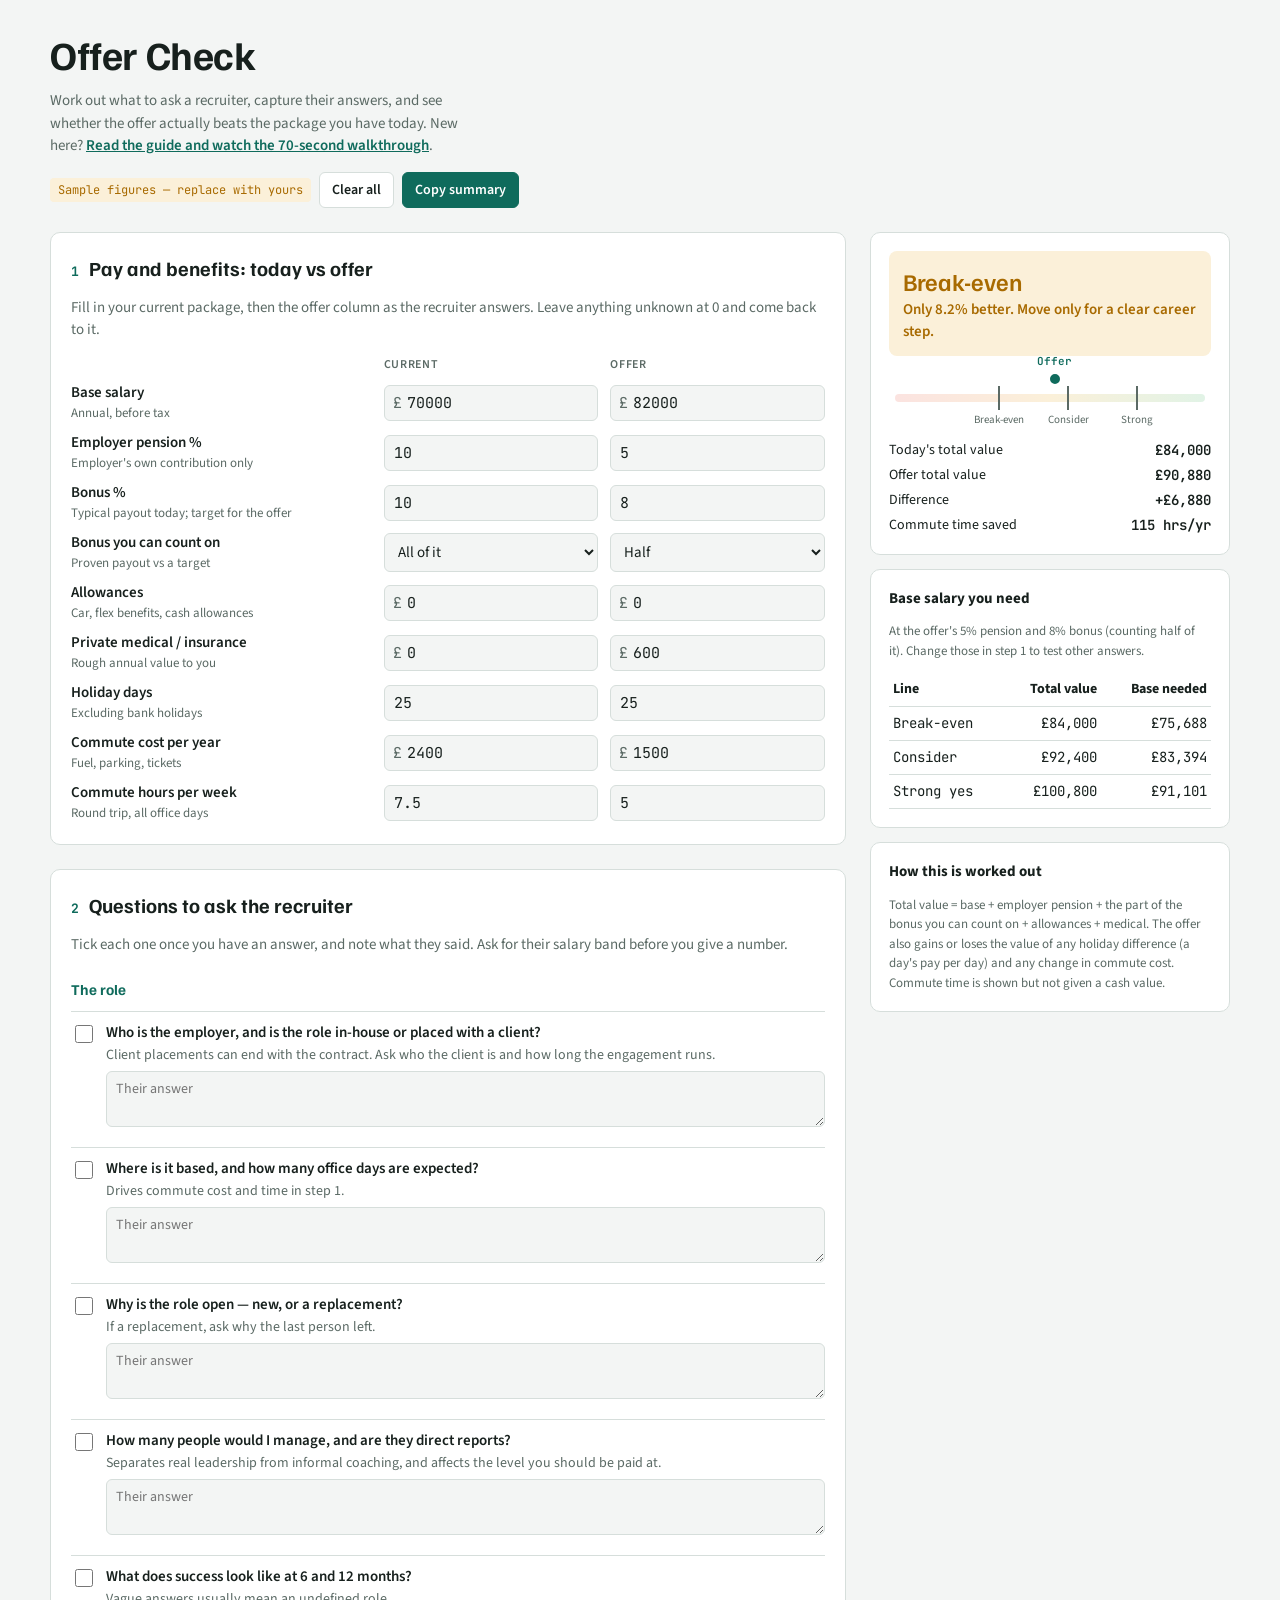
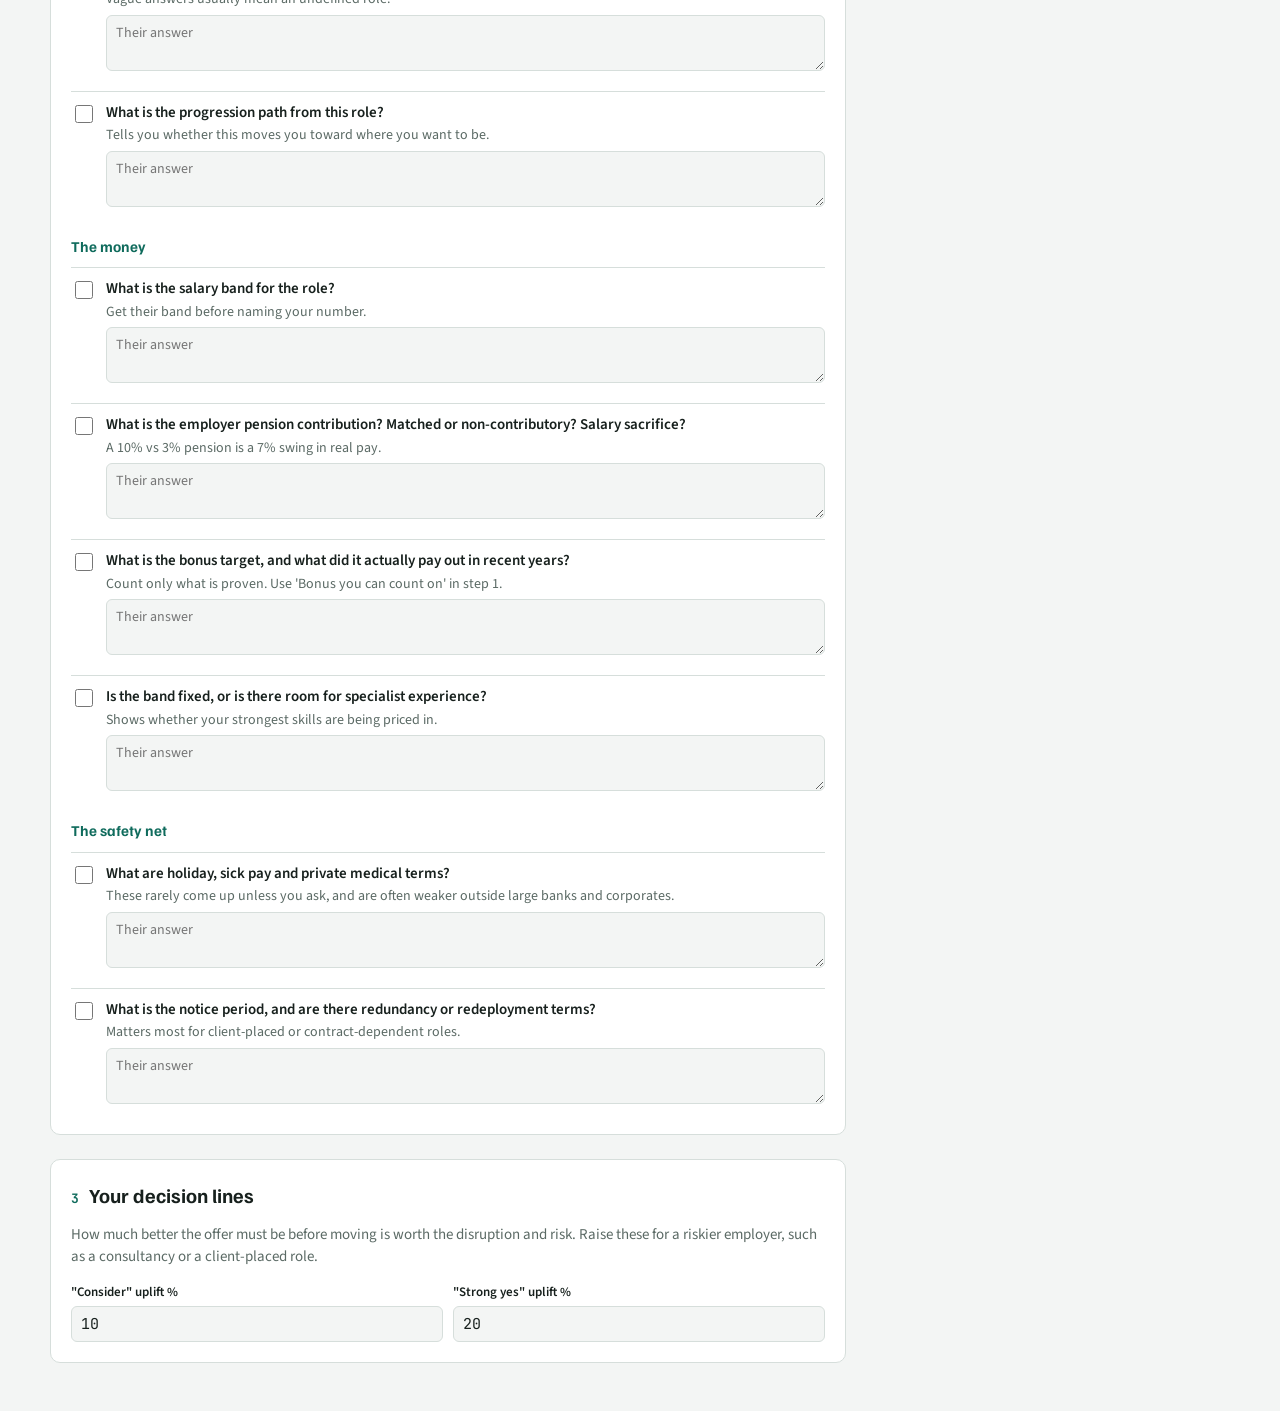
<file: index.html>
<!doctype html>
<html lang="en-GB">
<head>
<meta charset="utf-8">
<meta name="viewport" content="width=device-width, initial-scale=1, viewport-fit=cover">
<style>[hidden]{display:none!important}body{margin:0}img{max-width:100%}</style>
<title>Offer Check</title>
<meta name="claude:viewport-fit-sides" content="cover">
<link rel="preconnect" href="https://fonts.googleapis.com">
<link rel="stylesheet" href="https://fonts.googleapis.com/css2?family=Familjen+Grotesk:wght@500;700&family=Source+Sans+3:wght@400;600&family=JetBrains+Mono:wght@400;600&display=swap">
<style>
/* Layout: a working ledger. Inputs on the left (current vs offer side by side), a sticky verdict panel on the right; stacks on phones. */
:root{
  --bg:#f3f5f4; --surface:#ffffff; --ink:#17201d; --muted:#5b6a65; --line:#d6dedb;
  --accent:#0f6b5c; --accent-soft:#dcefea;
  --good:#1d7a3e; --warn:#a86a00; --bad:#b3261e; --good-bg:#e1f3e6; --warn-bg:#fbf0d9; --bad-bg:#fbe3e0;
  --display:"Familjen Grotesk", "Helvetica Neue", Arial, sans-serif;
  --body:"Source Sans 3", "Segoe UI", system-ui, sans-serif;
  --mono:"JetBrains Mono", ui-monospace, Menlo, monospace;
}
@media (prefers-color-scheme: dark){:root:not([data-theme="light"]){
  --bg:#101614; --surface:#18201e; --ink:#e6eeeb; --muted:#9aaba5; --line:#2c3835;
  --accent:#4fc2ab; --accent-soft:#183a33;
  --good:#6fd18f; --warn:#e8b252; --bad:#f08a80; --good-bg:#16301f; --warn-bg:#352a12; --bad-bg:#3a1a17; color-scheme:dark}}
:root[data-theme="dark"]{
  --bg:#101614; --surface:#18201e; --ink:#e6eeeb; --muted:#9aaba5; --line:#2c3835;
  --accent:#4fc2ab; --accent-soft:#183a33;
  --good:#6fd18f; --warn:#e8b252; --bad:#f08a80; --good-bg:#16301f; --warn-bg:#352a12; --bad-bg:#3a1a17; color-scheme:dark}
*{box-sizing:border-box}
body{background:var(--bg);color:var(--ink);font-family:var(--body);font-size:15px;line-height:1.5;
  padding-left:max(16px,env(safe-area-inset-left,0px));padding-right:max(16px,env(safe-area-inset-right,0px));padding-block:24px 48px}
.wrap{max-width:1180px;margin:0 auto;display:grid;gap:24px}
header h1{font-family:var(--display);font-weight:700;font-size:clamp(28px,4vw,40px);margin:0;letter-spacing:-.01em;text-wrap:balance}
header p{margin:6px 0 0;color:var(--muted);max-width:62ch}
.guide-link{color:var(--accent);font-weight:600}
.bar{display:flex;flex-wrap:wrap;gap:8px;align-items:center;margin-top:14px}
.tag{font-family:var(--mono);font-size:12px;background:var(--warn-bg);color:var(--warn);padding:3px 8px;border-radius:4px}
button{font:600 14px var(--body);border:1px solid var(--line);background:var(--surface);color:var(--ink);padding:7px 12px;border-radius:6px;cursor:pointer}
button.primary{background:var(--accent);border-color:var(--accent);color:var(--surface)}
button:focus-visible,input:focus-visible,select:focus-visible,textarea:focus-visible{outline:2px solid var(--accent);outline-offset:2px}
.grid{display:grid;grid-template-columns:minmax(0,1fr) 360px;gap:24px;align-items:start}
@media (max-width:900px){.grid{grid-template-columns:minmax(0,1fr)}}
section.step{background:var(--surface);border:1px solid var(--line);border-radius:10px;padding:20px;display:grid;gap:14px;min-width:0}
.step h2{font-family:var(--display);font-size:20px;margin:0;display:flex;gap:10px;align-items:baseline}
.step h2 .n{font-family:var(--mono);font-size:13px;color:var(--accent)}
.step > p{margin:0;color:var(--muted)}
.cols{display:grid;grid-template-columns:minmax(0,1.4fr) minmax(0,1fr) minmax(0,1fr);gap:8px 12px;align-items:center}
.cols .h{font-size:12px;text-transform:uppercase;letter-spacing:.06em;color:var(--muted);font-weight:600}
.cols label{font-weight:600}
.cols label small{display:block;font-weight:400;color:var(--muted);font-size:13px}
input,select,textarea{font:15px var(--body);color:var(--ink);background:var(--bg);border:1px solid var(--line);border-radius:6px;padding:7px 9px;width:100%;min-width:0}
input[type=number]{font-family:var(--mono);font-variant-numeric:tabular-nums}
.money{position:relative}.money span{position:absolute;left:9px;top:50%;transform:translateY(-50%);color:var(--muted);font-family:var(--mono)}.money input{padding-left:22px}
@media (max-width:560px){.cols{grid-template-columns:minmax(0,1fr) minmax(0,1fr)}.cols label{grid-column:1/-1;margin-top:6px}.cols .h.first{display:none}}
.qs{display:grid;gap:10px}
.q{display:grid;grid-template-columns:auto minmax(0,1fr);gap:4px 10px;padding:10px 0;border-top:1px solid var(--line)}
.q:first-child{border-top:0}
.q input[type=checkbox]{width:18px;height:18px;margin-top:3px;accent-color:var(--accent)}
.q .t{font-weight:600}
.q .why{color:var(--muted);font-size:14px}
.q textarea{grid-column:2;min-height:38px;resize:vertical;font-size:14px}
.group{font-family:var(--display);font-size:15px;margin:8px 0 0;color:var(--accent)}
aside{position:sticky;top:calc(env(safe-area-inset-top,0px) + 16px);display:grid;gap:14px;min-width:0}
.panel{background:var(--surface);border:1px solid var(--line);border-radius:10px;padding:18px;display:grid;gap:12px}
.verdict{border-radius:8px;padding:12px 14px;font-weight:600}
.verdict .big{font-family:var(--display);font-size:24px;display:block}
.v-bad{background:var(--bad-bg);color:var(--bad)}.v-warn{background:var(--warn-bg);color:var(--warn)}.v-good{background:var(--good-bg);color:var(--good)}
.kv{display:grid;grid-template-columns:1fr auto;gap:4px 12px;font-size:14px}
.kv b{font-family:var(--mono);font-variant-numeric:tabular-nums;font-weight:600;text-align:right}
.scale{position:relative;height:56px;margin:4px 6px 0}
.track{position:absolute;left:0;right:0;top:22px;height:8px;border-radius:4px;background:linear-gradient(90deg,var(--bad-bg),var(--warn-bg),var(--good-bg))}
.mk{position:absolute;top:14px;width:2px;height:24px;background:var(--muted)}
.mk span{position:absolute;top:26px;left:50%;transform:translateX(-50%);font-size:11px;color:var(--muted);white-space:nowrap}
.you{position:absolute;top:0;width:14px;height:14px;margin-left:-7px;border-radius:50%;background:var(--accent);border:2px solid var(--surface)}
.you span{position:absolute;bottom:16px;left:50%;transform:translateX(-50%);font:600 11px var(--mono);color:var(--accent);white-space:nowrap}
table{width:100%;border-collapse:collapse;font-size:14px}
th,td{padding:6px 4px;border-bottom:1px solid var(--line);text-align:right;font-variant-numeric:tabular-nums}
th:first-child,td:first-child{text-align:left}
td{font-family:var(--mono)}
.note{font-size:13px;color:var(--muted);margin:0}
.toast{font-size:13px;color:var(--good);min-height:1em}
.settings{display:grid;grid-template-columns:repeat(auto-fit,minmax(150px,1fr));gap:10px}
.settings label{font-size:13px;font-weight:600;display:grid;gap:4px}
</style>

</head>
<body>
<div class="wrap">
<header>
  <h1>Offer Check</h1>
  <p>Work out what to ask a recruiter, capture their answers, and see whether the offer actually beats the package you have today. New here? <a class="guide-link" href="guide.html">Read the guide and watch the 70-second walkthrough</a>.</p>
  <div class="bar">
    <span class="tag" id="sampleTag">Sample figures — replace with yours</span>
    <button id="clearBtn">Clear all</button>
    <button id="copyBtn" class="primary">Copy summary</button>
    <span class="toast" id="toast" role="status"></span>
  </div>
</header>

<div class="grid">
<main style="display:grid;gap:24px;min-width:0">

<section class="step" aria-labelledby="s1">
  <h2 id="s1"><span class="n">1</span>Pay and benefits: today vs offer</h2>
  <p>Fill in your current package, then the offer column as the recruiter answers. Leave anything unknown at 0 and come back to it.</p>
  <div class="cols">
    <span class="h first"></span><span class="h">Current</span><span class="h">Offer</span>

    <label for="cBase">Base salary<small>Annual, before tax</small></label>
    <div class="money"><span>£</span><input type="number" id="cBase" min="0" step="500"></div>
    <div class="money"><span>£</span><input type="number" id="oBase" min="0" step="500"></div>

    <label for="cPen">Employer pension %<small>Employer's own contribution only</small></label>
    <input type="number" id="cPen" min="0" step="0.5"><input type="number" id="oPen" min="0" step="0.5">

    <label for="cBon">Bonus %<small>Typical payout today; target for the offer</small></label>
    <input type="number" id="cBon" min="0" step="0.5"><input type="number" id="oBon" min="0" step="0.5">

    <label for="cRel">Bonus you can count on<small>Proven payout vs a target</small></label>
    <select id="cRel"><option value="1">All of it</option><option value="0.5">Half</option><option value="0">None</option></select>
    <select id="oRel"><option value="1">All of it</option><option value="0.5">Half</option><option value="0">None</option></select>

    <label for="cAllow">Allowances<small>Car, flex benefits, cash allowances</small></label>
    <div class="money"><span>£</span><input type="number" id="cAllow" min="0" step="100"></div>
    <div class="money"><span>£</span><input type="number" id="oAllow" min="0" step="100"></div>

    <label for="cMed">Private medical / insurance<small>Rough annual value to you</small></label>
    <div class="money"><span>£</span><input type="number" id="cMed" min="0" step="100"></div>
    <div class="money"><span>£</span><input type="number" id="oMed" min="0" step="100"></div>

    <label for="cHol">Holiday days<small>Excluding bank holidays</small></label>
    <input type="number" id="cHol" min="0" step="1"><input type="number" id="oHol" min="0" step="1">

    <label for="cCom">Commute cost per year<small>Fuel, parking, tickets</small></label>
    <div class="money"><span>£</span><input type="number" id="cCom" min="0" step="100"></div>
    <div class="money"><span>£</span><input type="number" id="oCom" min="0" step="100"></div>

    <label for="cHrs">Commute hours per week<small>Round trip, all office days</small></label>
    <input type="number" id="cHrs" min="0" step="0.5"><input type="number" id="oHrs" min="0" step="0.5">
  </div>
</section>

<section class="step" aria-labelledby="s2">
  <h2 id="s2"><span class="n">2</span>Questions to ask the recruiter</h2>
  <p>Tick each one once you have an answer, and note what they said. Ask for their salary band before you give a number.</p>
  <div class="qs" id="qs"></div>
</section>

<section class="step" aria-labelledby="s3">
  <h2 id="s3"><span class="n">3</span>Your decision lines</h2>
  <p>How much better the offer must be before moving is worth the disruption and risk. Raise these for a riskier employer, such as a consultancy or a client-placed role.</p>
  <div class="settings">
    <label for="tCon">"Consider" uplift %<input type="number" id="tCon" min="0" step="1"></label>
    <label for="tStr">"Strong yes" uplift %<input type="number" id="tStr" min="0" step="1"></label>
  </div>
</section>
</main>

<aside aria-label="Result">
  <div class="panel">
    <div class="verdict" id="verdict"></div>
    <div class="scale" id="scale" aria-hidden="true"></div>
    <div class="kv" id="totals"></div>
  </div>
  <div class="panel">
    <strong>Base salary you need</strong>
    <p class="note" id="needNote"></p>
    <table id="need"><thead><tr><th>Line</th><th>Total value</th><th>Base needed</th></tr></thead><tbody></tbody></table>
  </div>
  <div class="panel">
    <strong>How this is worked out</strong>
    <p class="note">Total value = base + employer pension + the part of the bonus you can count on + allowances + medical. The offer also gains or loses the value of any holiday difference (a day's pay per day) and any change in commute cost. Commute time is shown but not given a cash value.</p>
  </div>
</aside>
</div>
</div>

<script>
const QUESTIONS=[
 ["The role",[
  ["Who is the employer, and is the role in-house or placed with a client?","Client placements can end with the contract. Ask who the client is and how long the engagement runs."],
  ["Where is it based, and how many office days are expected?","Drives commute cost and time in step 1."],
  ["Why is the role open — new, or a replacement?","If a replacement, ask why the last person left."],
  ["How many people would I manage, and are they direct reports?","Separates real leadership from informal coaching, and affects the level you should be paid at."],
  ["What does success look like at 6 and 12 months?","Vague answers usually mean an undefined role."],
  ["What is the progression path from this role?","Tells you whether this moves you toward where you want to be."]]],
 ["The money",[
  ["What is the salary band for the role?","Get their band before naming your number."],
  ["What is the employer pension contribution? Matched or non-contributory? Salary sacrifice?","A 10% vs 3% pension is a 7% swing in real pay."],
  ["What is the bonus target, and what did it actually pay out in recent years?","Count only what is proven. Use 'Bonus you can count on' in step 1."],
  ["Is the band fixed, or is there room for specialist experience?","Shows whether your strongest skills are being priced in."]]],
 ["The safety net",[
  ["What are holiday, sick pay and private medical terms?","These rarely come up unless you ask, and are often weaker outside large banks and corporates."],
  ["What is the notice period, and are there redundancy or redeployment terms?","Matters most for client-placed or contract-dependent roles."]]]
];
const SAMPLE={cBase:70000,oBase:82000,cPen:10,oPen:5,cBon:10,oBon:8,cRel:"1",oRel:"0.5",cAllow:0,oAllow:0,cMed:0,oMed:600,cHol:25,oHol:25,cCom:2400,oCom:1500,cHrs:7.5,oHrs:5,tCon:10,tStr:20,qa:{},qn:{}};
const ids=["cBase","oBase","cPen","oPen","cBon","oBon","cRel","oRel","cAllow","oAllow","cMed","oMed","cHol","oHol","cCom","oCom","cHrs","oHrs","tCon","tStr"];
const KEY="offer-check-v1";
let st;
try{st=JSON.parse(localStorage.getItem(KEY))}catch(e){}
if(!st)st=structuredClone(SAMPLE);
st.qa=st.qa||{};st.qn=st.qn||{};

const qs=document.getElementById("qs");
let qi=0;
QUESTIONS.forEach(([g,list])=>{
  const h=document.createElement("h3");h.className="group";h.textContent=g;qs.appendChild(h);
  list.forEach(([t,why])=>{
    const id="q"+(qi++);
    const d=document.createElement("div");d.className="q";
    d.innerHTML=`<input type="checkbox" id="${id}"><label for="${id}"><span class="t"></span><br><span class="why"></span></label><textarea id="${id}n" aria-label="Answer" placeholder="Their answer"></textarea>`;
    d.querySelector(".t").textContent=t;d.querySelector(".why").textContent=why;
    qs.appendChild(d);
    const cb=d.querySelector("input"),tx=d.querySelector("textarea");
    cb.checked=!!st.qa[id];tx.value=st.qn[id]||"";
    cb.addEventListener("change",()=>{st.qa[id]=cb.checked;save()});
    tx.addEventListener("input",()=>{st.qn[id]=tx.value;save()});
  });
});

ids.forEach(i=>{const el=document.getElementById(i);el.value=st[i]??"";el.addEventListener("input",()=>{st[i]=el.value;save();calc()})});

function save(){try{localStorage.setItem(KEY,JSON.stringify(st))}catch(e){}markSample()}
function markSample(){document.getElementById("sampleTag").hidden=JSON.stringify(ids.map(i=>String(st[i])))!==JSON.stringify(ids.map(i=>String(SAMPLE[i])))}
const n=i=>parseFloat(st[i])||0;
const gbp=v=>"£"+Math.round(v).toLocaleString("en-GB");

let last={};
function calc(){
  const cb=n("cBase"),ob=n("oBase");
  const cur=cb*(1+n("cPen")/100+n("cBon")/100*parseFloat(st.cRel))+n("cAllow")+n("cMed");
  const dDays=n("oHol")-n("cHol"), comSave=n("cCom")-n("oCom");
  const rate=1+n("oPen")/100+n("oBon")/100*parseFloat(st.oRel)+dDays/260;
  const fixed=n("oAllow")+n("oMed")+comSave;
  const off=ob*rate+fixed;
  const con=cur*(1+n("tCon")/100), str=cur*(1+n("tStr")/100);
  const diff=off-cur, pct=cur?diff/cur*100:0;
  let v,cls;
  if(!cb){v=["Add your current package","Start with step 1."];cls="v-warn"}
  else if(!ob){v=["Waiting for an offer","Your decision lines are ready on the right."];cls="v-warn"}
  else if(off<cur){v=["Walk away",`The offer is worth ${gbp(-diff)} less than today.`];cls="v-bad"}
  else if(off<con){v=["Break-even",`Only ${pct.toFixed(1)}% better. Move only for a clear career step.`];cls="v-warn"}
  else if(off<str){v=["Consider",`${pct.toFixed(1)}% better than today.`];cls="v-good"}
  else {v=["Strong yes",`${pct.toFixed(1)}% better than today.`];cls="v-good"}
  const ve=document.getElementById("verdict");ve.className="verdict "+cls;
  ve.innerHTML=`<span class="big"></span><span></span>`;ve.children[0].textContent=v[0];ve.children[1].textContent=v[1];

  const hrsSaved=(n("cHrs")-n("oHrs"))*46;
  document.getElementById("totals").innerHTML=
   `<span>Today's total value</span><b>${gbp(cur)}</b><span>Offer total value</span><b>${ob?gbp(off):"—"}</b><span>Difference</span><b>${ob?(diff>=0?"+":"−")+gbp(Math.abs(diff)):"—"}</b><span>Commute time saved</span><b>${hrsSaved>=0?"":"−"}${Math.abs(Math.round(hrsSaved))} hrs/yr</b>`;

  const sc=document.getElementById("scale");
  const lo=cur*0.85, hi=Math.max(str*1.08, off*1.03, cur*1.3);
  const pos=x=>Math.min(100,Math.max(0,(x-lo)/(hi-lo)*100));
  sc.innerHTML=`<div class="track"></div>`+
   [["Break-even",cur],["Consider",con],["Strong",str]].map(([l,x])=>`<div class="mk" style="left:${pos(x)}%"><span>${l}</span></div>`).join("")+
   (ob?`<div class="you" style="left:${pos(off)}%"><span>Offer</span></div>`:"");

  const tb=document.querySelector("#need tbody");
  tb.innerHTML=[["Break-even",cur],["Consider",con],["Strong yes",str]].map(([l,t])=>`<tr><td>${l}</td><td>${gbp(t)}</td><td>${gbp((t-fixed)/rate)}</td></tr>`).join("");
  document.getElementById("needNote").textContent=`At the offer's ${n("oPen")}% pension and ${n("oBon")}% bonus (counting ${st.oRel==="1"?"all":st.oRel==="0.5"?"half":"none"} of it). Change those in step 1 to test other answers.`;
  last={cur,off,con,str,diff,pct,verdict:v[0],rate,fixed,ob,hrsSaved};
}

document.getElementById("clearBtn").addEventListener("click",()=>{
  ids.forEach(i=>st[i]=(i==="cRel"||i==="oRel")?"1":(i==="tCon"?10:i==="tStr"?20:""));
  st.qa={};st.qn={};
  ids.forEach(i=>document.getElementById(i).value=st[i]);
  document.querySelectorAll(".q input").forEach(c=>c.checked=false);
  document.querySelectorAll(".q textarea").forEach(t=>t.value="");
  save();calc();
});

document.getElementById("copyBtn").addEventListener("click",()=>{
  const L=last;let t=`Offer check\nVerdict: ${L.verdict}\nToday's total value: ${gbp(L.cur)}\nOffer total value: ${L.ob?gbp(L.off):"not yet known"}\n`;
  if(L.ob)t+=`Difference: ${L.diff>=0?"+":"-"}${gbp(Math.abs(L.diff))} (${L.pct.toFixed(1)}%)\n`;
  t+=`Base needed: break-even ${gbp((L.cur-L.fixed)/L.rate)}, consider ${gbp((L.con-L.fixed)/L.rate)}, strong yes ${gbp((L.str-L.fixed)/L.rate)}\n\nRecruiter answers:\n`;
  let i=0;QUESTIONS.forEach(([g,list])=>list.forEach(([q])=>{const id="q"+(i++);t+=`${st.qa[id]?"[x]":"[ ]"} ${q}${st.qn[id]?"\n    "+st.qn[id]:""}\n`}));
  const toast=document.getElementById("toast");
  navigator.clipboard.writeText(t).then(()=>{toast.textContent="Summary copied"},()=>{toast.textContent="Copy blocked here. Select the figures on the page instead."});
  setTimeout(()=>toast.textContent="",3000);
});

markSample();calc();
</script>
</body>
</html>
</file>
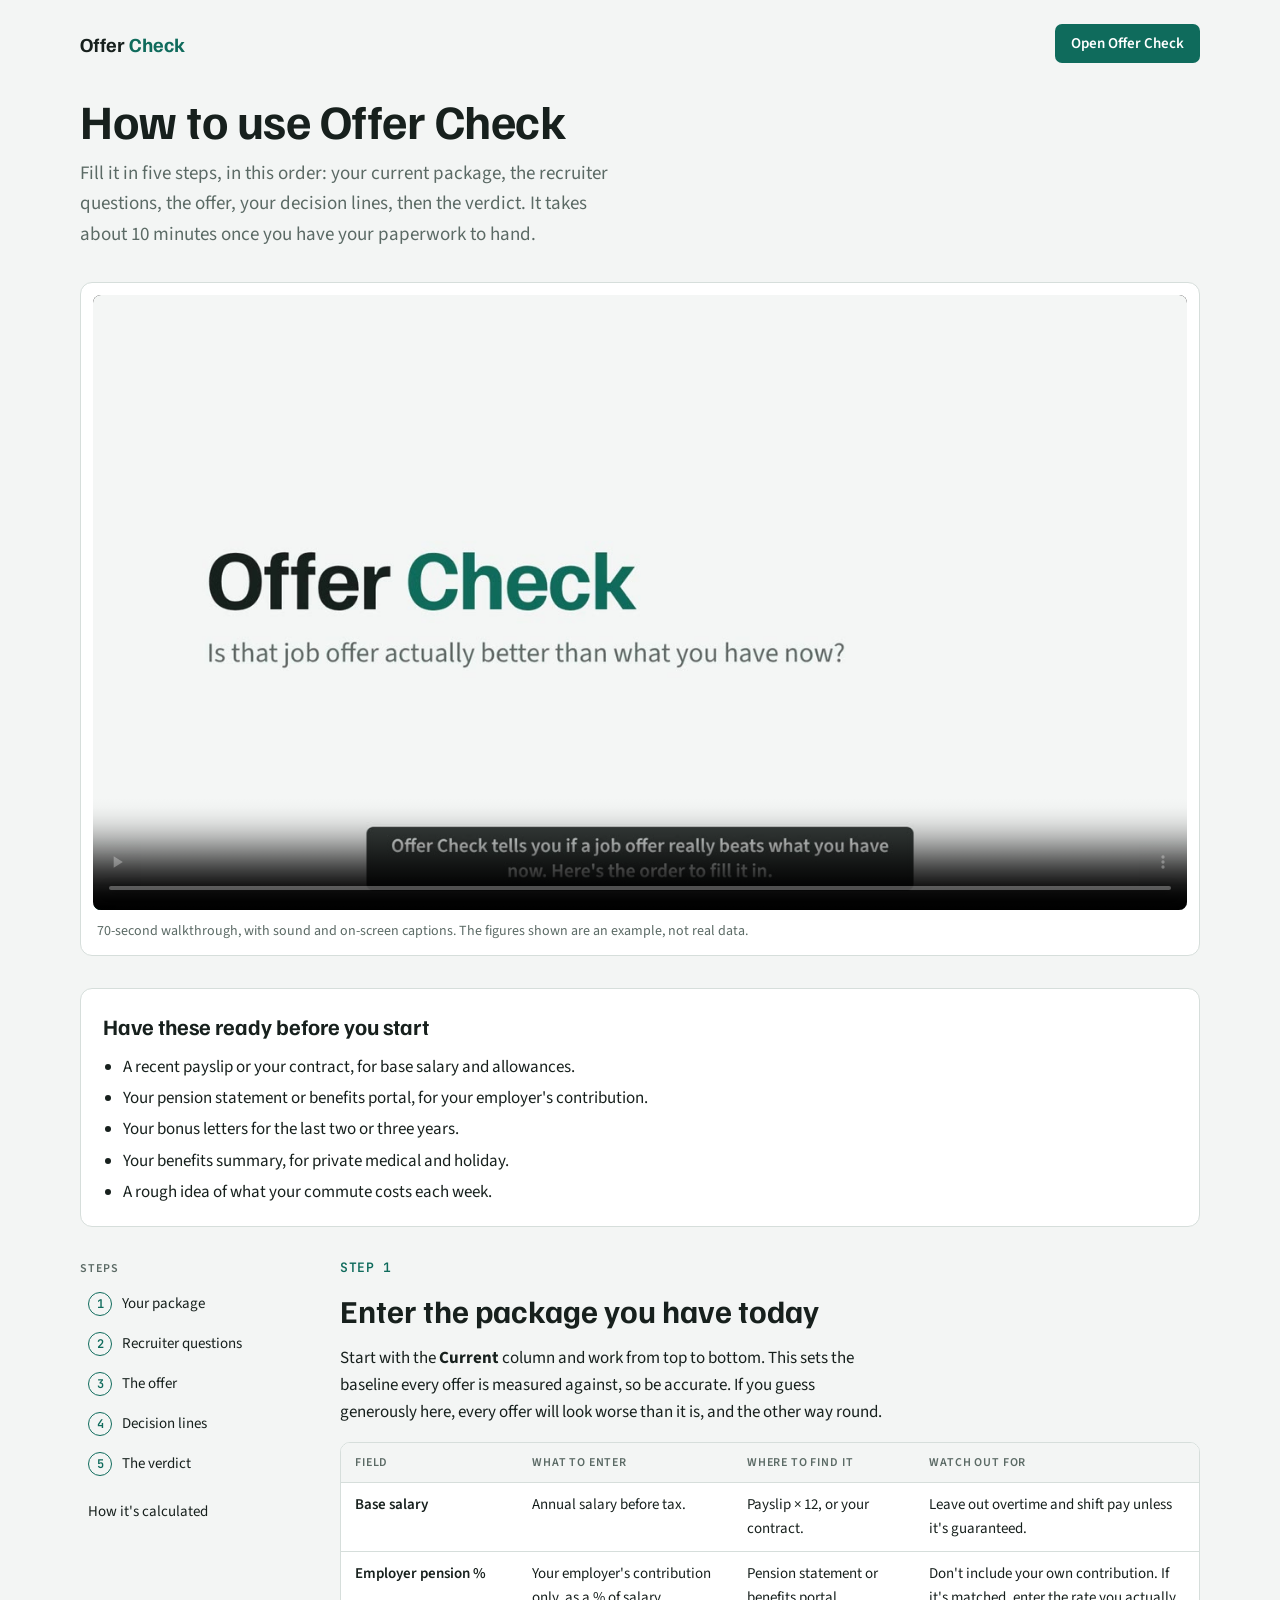
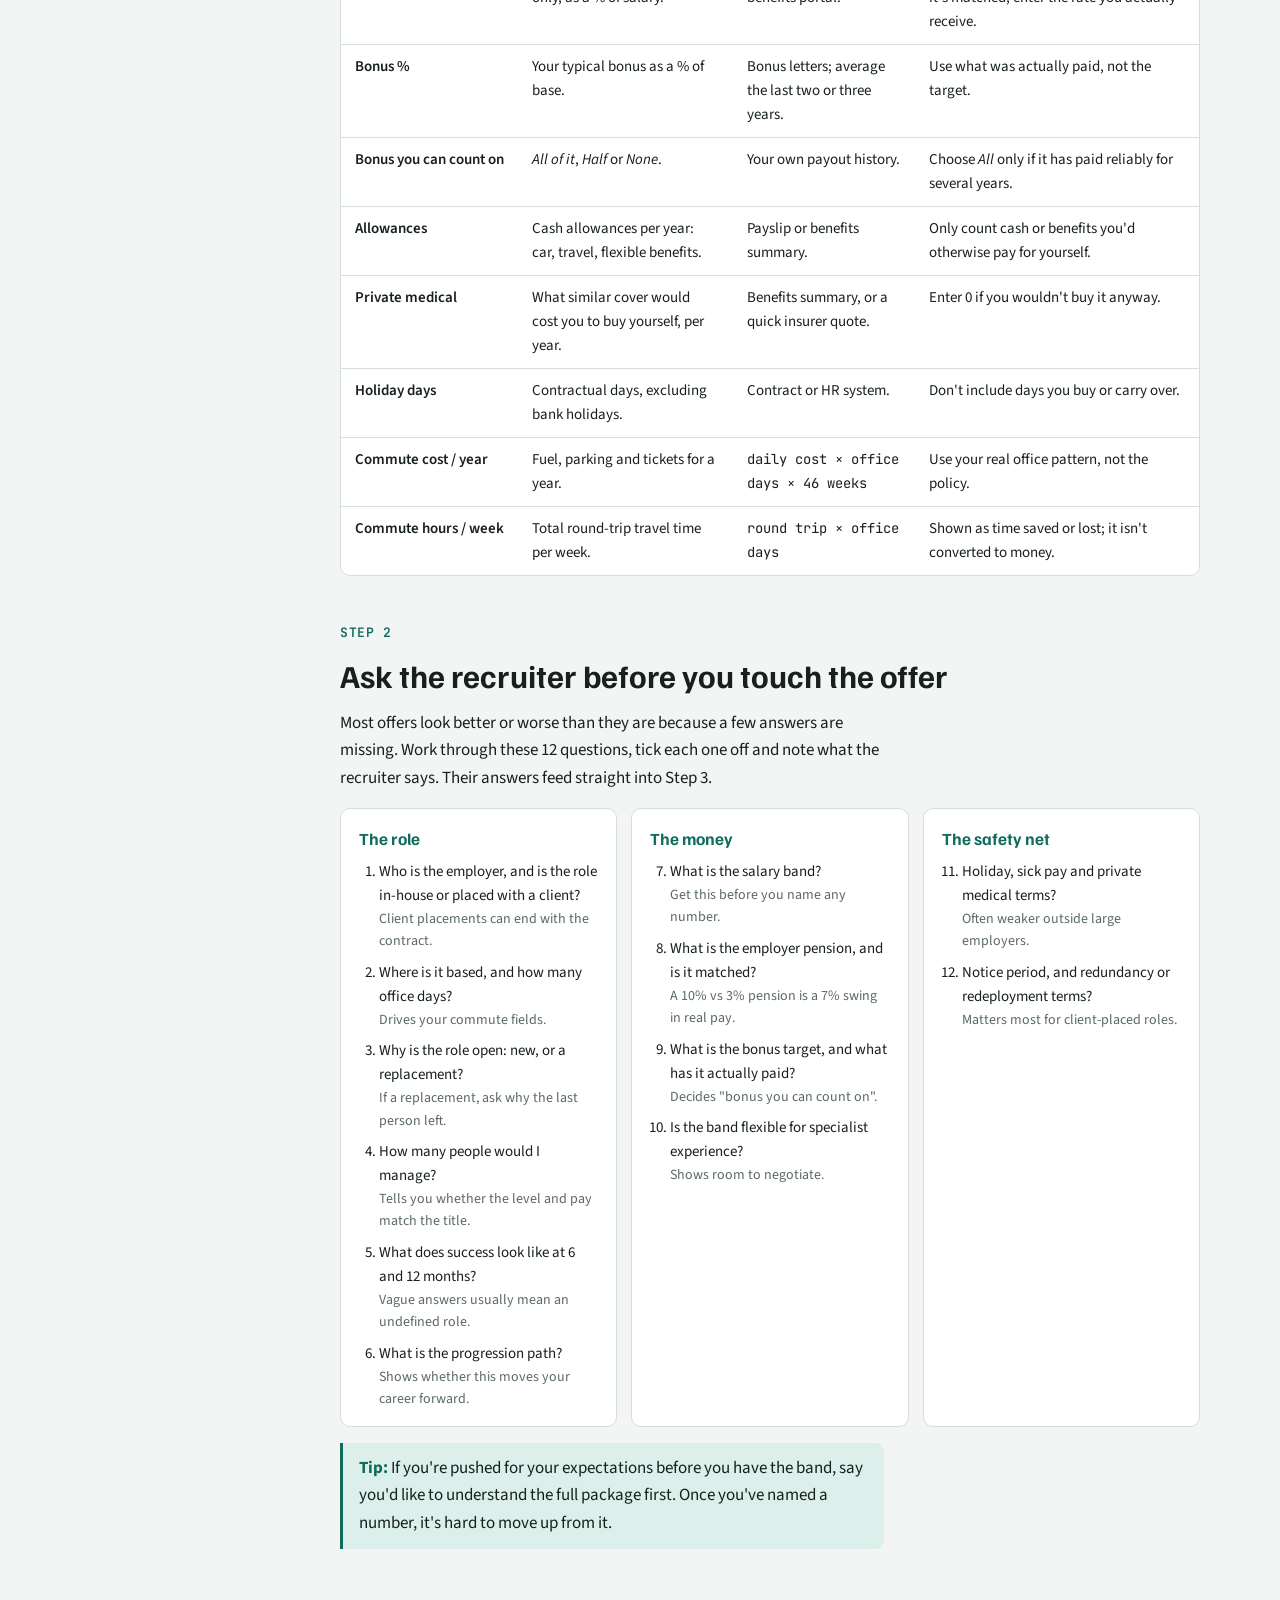
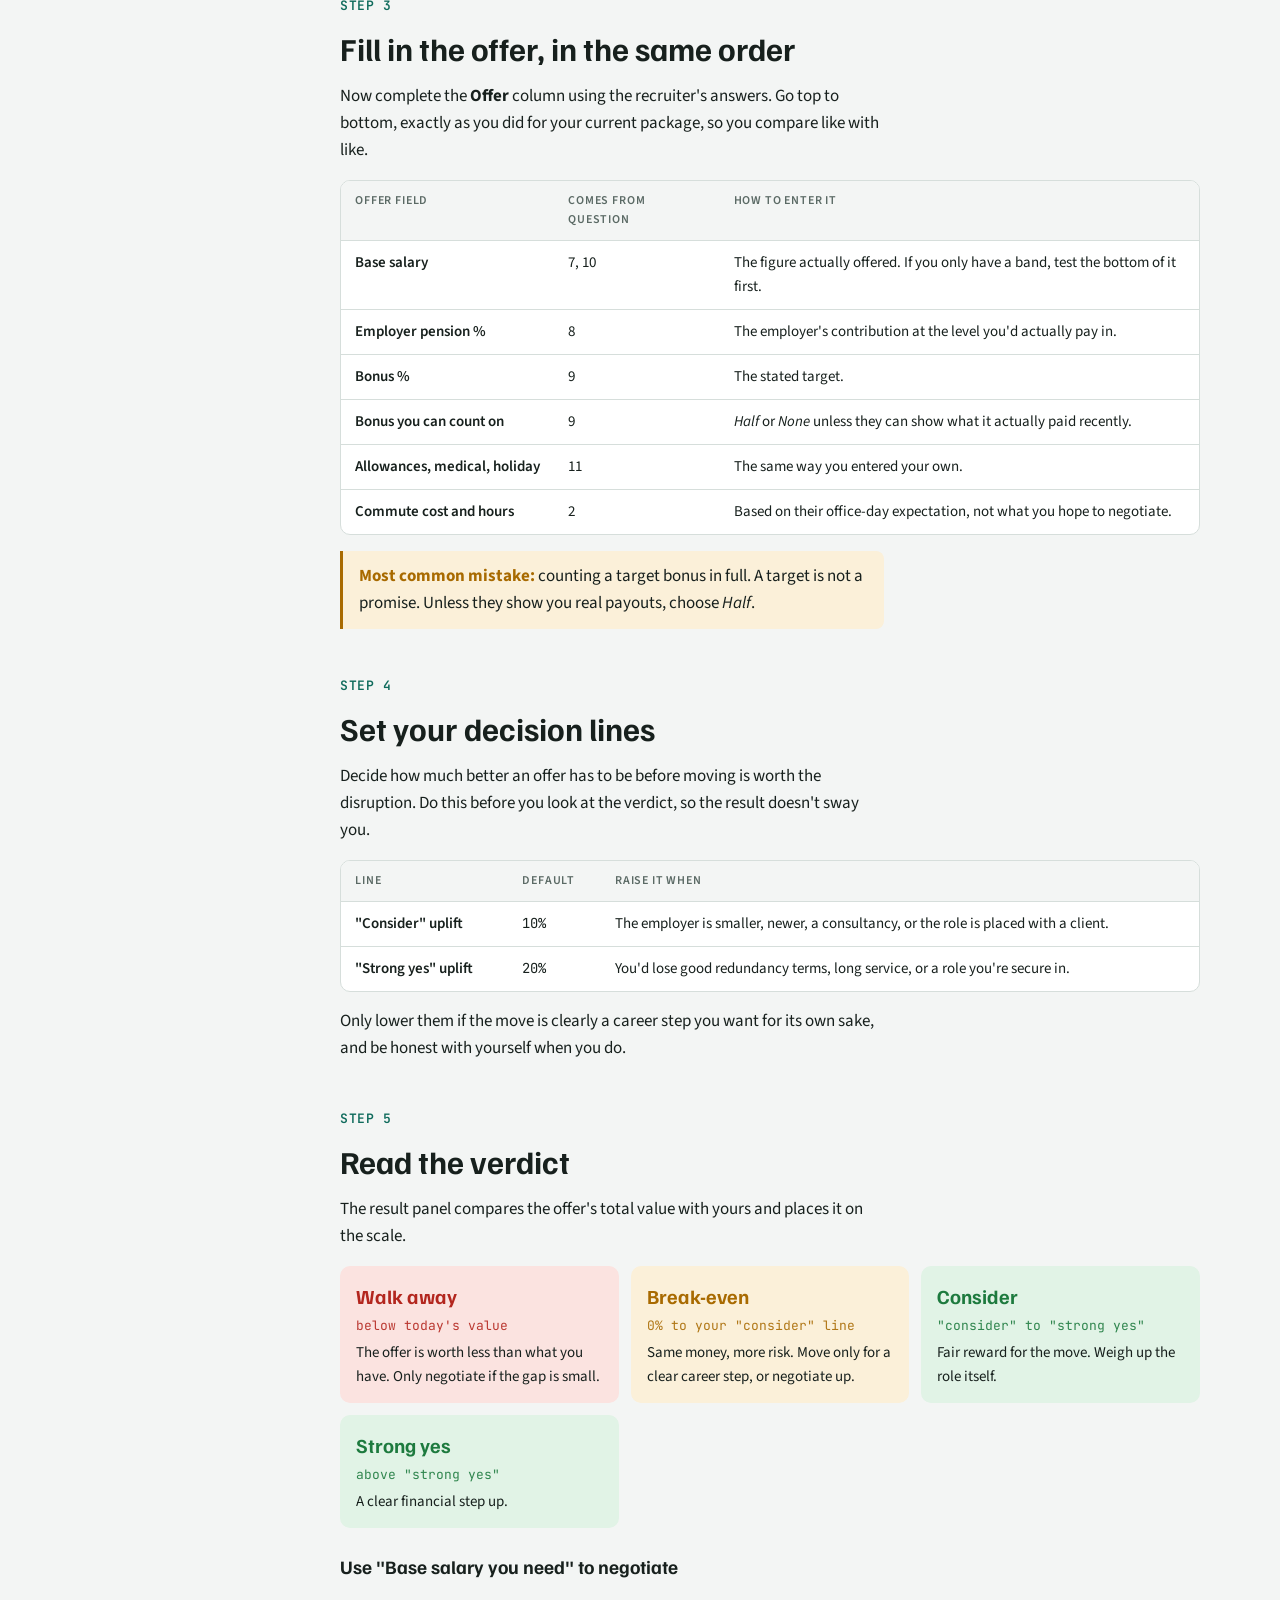
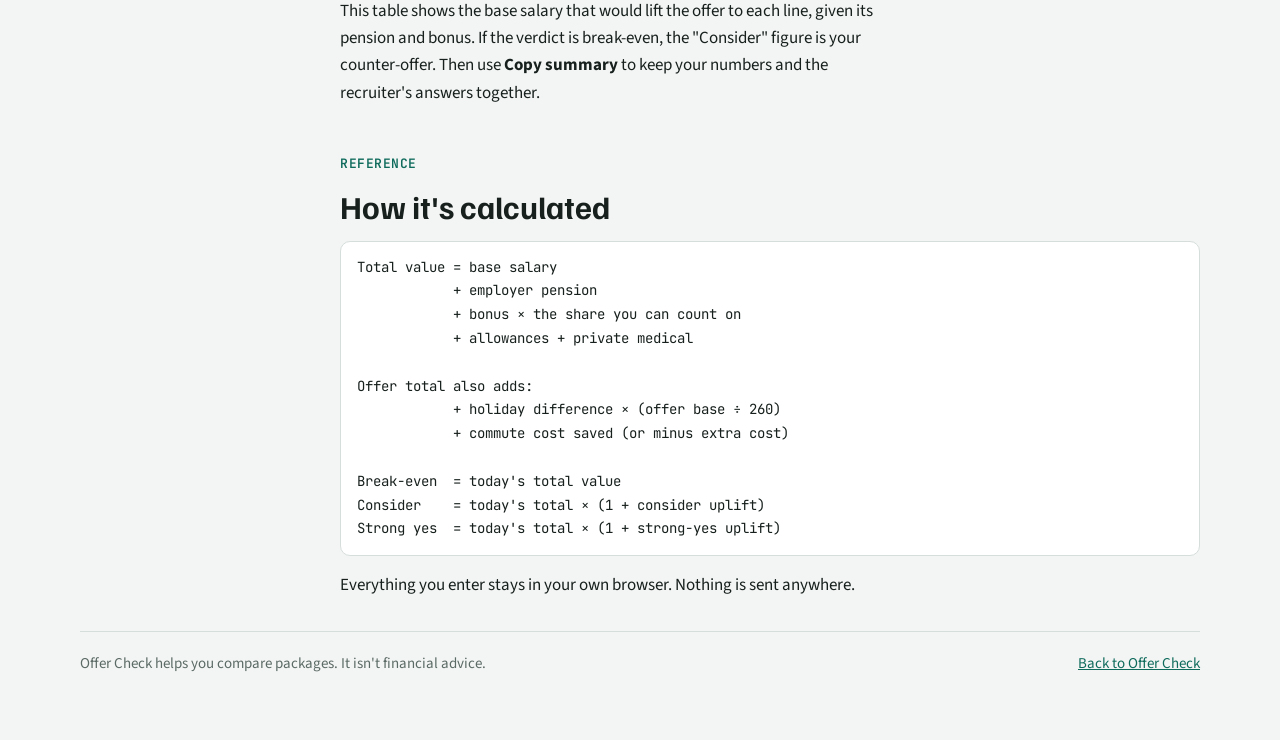
<file: guide.html>
<!doctype html>
<html lang="en-GB">
<head>
<meta charset="utf-8">
<meta name="viewport" content="width=device-width, initial-scale=1, viewport-fit=cover">
<title>Offer Check Guide</title>
<meta name="description" content="How to fill in Offer Check: your current package, the recruiter questions, the offer, your decision lines and the verdict.">
<link rel="preconnect" href="https://fonts.googleapis.com">
<link rel="stylesheet" href="https://fonts.googleapis.com/css2?family=Familjen+Grotesk:wght@500;700&family=Source+Sans+3:wght@400;600&family=JetBrains+Mono:wght@400;600&display=swap">
<style>
/* Layout: a field manual. Video first, then a sticky step index on the left and the detailed steps on the right; one column on phones. */
:root{
  --bg:#f3f5f4; --surface:#ffffff; --ink:#17201d; --muted:#5b6a65; --line:#d6dedb;
  --accent:#0f6b5c; --accent-soft:#dcefea;
  --good:#1d7a3e; --warn:#a86a00; --bad:#b3261e; --good-bg:#e1f3e6; --warn-bg:#fbf0d9; --bad-bg:#fbe3e0;
  --display:"Familjen Grotesk","Helvetica Neue",Arial,sans-serif;
  --body:"Source Sans 3","Segoe UI",system-ui,sans-serif;
  --mono:"JetBrains Mono",ui-monospace,Menlo,monospace;
}
@media (prefers-color-scheme: dark){:root:not([data-theme="light"]){
  --bg:#101614; --surface:#18201e; --ink:#e6eeeb; --muted:#9aaba5; --line:#2c3835;
  --accent:#4fc2ab; --accent-soft:#183a33;
  --good:#6fd18f; --warn:#e8b252; --bad:#f08a80; --good-bg:#16301f; --warn-bg:#352a12; --bad-bg:#3a1a17; color-scheme:dark}}
:root[data-theme="dark"]{
  --bg:#101614; --surface:#18201e; --ink:#e6eeeb; --muted:#9aaba5; --line:#2c3835;
  --accent:#4fc2ab; --accent-soft:#183a33;
  --good:#6fd18f; --warn:#e8b252; --bad:#f08a80; --good-bg:#16301f; --warn-bg:#352a12; --bad-bg:#3a1a17; color-scheme:dark}
*{box-sizing:border-box}
html{scroll-behavior:smooth}
@media (prefers-reduced-motion:reduce){html{scroll-behavior:auto}}
body{margin:0;background:var(--bg);color:var(--ink);font-family:var(--body);font-size:17px;line-height:1.6;
  padding-left:max(16px,env(safe-area-inset-left,0px));padding-right:max(16px,env(safe-area-inset-right,0px));padding-block:24px 64px}
.wrap{max-width:1120px;margin:0 auto;display:grid;gap:32px}
a{color:var(--accent)}
a:focus-visible,summary:focus-visible{outline:2px solid var(--accent);outline-offset:3px;border-radius:4px}
.top{display:flex;flex-wrap:wrap;justify-content:space-between;align-items:center;gap:12px}
.brand{font-family:var(--display);font-weight:700;font-size:20px;color:var(--ink);text-decoration:none}
.brand span{color:var(--accent)}
.btn{display:inline-block;font:600 15px var(--body);background:var(--accent);color:var(--surface);padding:9px 16px;border-radius:7px;text-decoration:none}
.btn:focus-visible{outline:2px solid var(--ink);outline-offset:2px}
.hero{display:grid;gap:12px;max-width:68ch}
h1{font-family:var(--display);font-weight:700;font-size:clamp(32px,5vw,48px);line-height:1.08;margin:0;letter-spacing:-.01em;text-wrap:balance}
.lead{margin:0;color:var(--muted);font-size:19px}
.video{background:var(--surface);border:1px solid var(--line);border-radius:12px;padding:12px;display:grid;gap:10px}
.video video{width:100%;max-width:100%;aspect-ratio:16/9;border-radius:8px;background:#000;display:block}
.video p{margin:0 4px;font-size:14px;color:var(--muted)}
.prep{background:var(--surface);border:1px solid var(--line);border-radius:12px;padding:20px 22px;display:grid;gap:10px}
.prep h2{margin:0;font-family:var(--display);font-size:22px}
.prep ul{margin:0;padding-left:20px;display:grid;gap:4px}
.layout{display:grid;grid-template-columns:220px minmax(0,1fr);gap:40px;align-items:start}
@media (max-width:820px){.layout{grid-template-columns:minmax(0,1fr)}nav.toc{position:static!important}}
nav.toc{position:sticky;top:calc(env(safe-area-inset-top,0px) + 16px);display:grid;gap:4px;font-size:15px}
nav.toc .label{font-size:12px;text-transform:uppercase;letter-spacing:.08em;color:var(--muted);font-weight:600;margin-bottom:4px}
nav.toc a{display:flex;gap:10px;align-items:center;text-decoration:none;color:var(--ink);padding:6px 8px;border-radius:6px}
nav.toc a:hover{background:var(--accent-soft)}
nav.toc i{font:600 12px var(--mono);font-style:normal;width:24px;height:24px;border-radius:50%;border:1.5px solid var(--accent);color:var(--accent);display:grid;place-items:center;flex:none}
main{display:grid;gap:48px;min-width:0}
section{display:grid;gap:16px;scroll-margin-top:16px;min-width:0}
.eyebrow{font:600 13px var(--mono);color:var(--accent);letter-spacing:.04em}
h2.step{font-family:var(--display);font-size:clamp(26px,3.4vw,32px);line-height:1.15;margin:0;text-wrap:balance}
section > p{margin:0;max-width:68ch}
h3{font-family:var(--display);font-size:19px;margin:8px 0 0}
.tablewrap{overflow-x:auto;border:1px solid var(--line);border-radius:10px;background:var(--surface)}
table{border-collapse:collapse;width:100%;min-width:640px;font-size:15px}
th,td{text-align:left;vertical-align:top;padding:10px 14px;border-bottom:1px solid var(--line)}
tr:last-child td{border-bottom:0}
th{font-size:12px;text-transform:uppercase;letter-spacing:.07em;color:var(--muted);font-weight:600;background:var(--bg)}
td:first-child{font-weight:600;white-space:nowrap}
code,.num{font-family:var(--mono);font-size:.92em}
.tip{border-left:3px solid var(--accent);background:var(--accent-soft);padding:12px 16px;border-radius:0 8px 8px 0;max-width:68ch}
.tip strong{color:var(--accent)}
.warn{border-left-color:var(--warn);background:var(--warn-bg)}
.warn strong{color:var(--warn)}
.qgroups{display:grid;grid-template-columns:repeat(auto-fit,minmax(260px,1fr));gap:14px}
.qg{background:var(--surface);border:1px solid var(--line);border-radius:10px;padding:16px 18px;display:grid;gap:8px;align-content:start;min-width:0}
.qg h3{margin:0;color:var(--accent);font-size:17px}
.qg ol{margin:0;padding-left:20px;display:grid;gap:8px;font-size:15px}
.qg li span{display:block;color:var(--muted);font-size:14px}
.verdicts{display:grid;grid-template-columns:repeat(auto-fit,minmax(220px,1fr));gap:12px}
.v{border-radius:10px;padding:14px 16px;display:grid;gap:4px;align-content:start}
.v b{font-family:var(--display);font-size:20px}
.v small{font-family:var(--mono);font-size:13px;opacity:.9}
.v p{margin:0;color:var(--ink);font-size:15px}
.v-bad{background:var(--bad-bg);color:var(--bad)}.v-warn{background:var(--warn-bg);color:var(--warn)}.v-good{background:var(--good-bg);color:var(--good)}
pre{margin:0;background:var(--surface);border:1px solid var(--line);border-radius:10px;padding:14px 16px;overflow-x:auto;font:14px/1.7 var(--mono)}
footer{border-top:1px solid var(--line);padding-top:20px;color:var(--muted);font-size:15px;display:flex;flex-wrap:wrap;justify-content:space-between;gap:12px}
</style>
</head>
<body>
<div class="wrap">

<div class="top">
  <a class="brand" href="index.html">Offer <span>Check</span></a>
  <a class="btn" href="index.html">Open Offer Check</a>
</div>

<div class="hero">
  <h1>How to use Offer Check</h1>
  <p class="lead">Fill it in five steps, in this order: your current package, the recruiter questions, the offer, your decision lines, then the verdict. It takes about 10 minutes once you have your paperwork to hand.</p>
</div>

<div class="video">
  <video controls preload="metadata" playsinline poster="assets/walkthrough-poster.jpg">
    <source src="assets/walkthrough.mp4" type="video/mp4">
    <track kind="captions" src="assets/walkthrough.en.vtt" srclang="en" label="English">
    Your browser can't play this video. <a href="assets/walkthrough.mp4">Open the walkthrough video</a>.
  </video>
  <p>70-second walkthrough, with sound and on-screen captions. The figures shown are an example, not real data.</p>
</div>

<div class="prep">
  <h2>Have these ready before you start</h2>
  <ul>
    <li>A recent payslip or your contract, for base salary and allowances.</li>
    <li>Your pension statement or benefits portal, for your employer's contribution.</li>
    <li>Your bonus letters for the last two or three years.</li>
    <li>Your benefits summary, for private medical and holiday.</li>
    <li>A rough idea of what your commute costs each week.</li>
  </ul>
</div>

<div class="layout">
<nav class="toc" aria-label="Steps">
  <span class="label">Steps</span>
  <a href="#today"><i>1</i>Your package</a>
  <a href="#recruiter"><i>2</i>Recruiter questions</a>
  <a href="#offer"><i>3</i>The offer</a>
  <a href="#lines"><i>4</i>Decision lines</a>
  <a href="#verdict"><i>5</i>The verdict</a>
  <a href="#maths" style="margin-top:8px">How it's calculated</a>
</nav>

<main>

<section id="today" aria-labelledby="h-today">
  <span class="eyebrow">STEP 1</span>
  <h2 class="step" id="h-today">Enter the package you have today</h2>
  <p>Start with the <strong>Current</strong> column and work from top to bottom. This sets the baseline every offer is measured against, so be accurate. If you guess generously here, every offer will look worse than it is, and the other way round.</p>
  <div class="tablewrap">
    <table>
      <thead><tr><th>Field</th><th>What to enter</th><th>Where to find it</th><th>Watch out for</th></tr></thead>
      <tbody>
        <tr><td>Base salary</td><td>Annual salary before tax.</td><td>Payslip × 12, or your contract.</td><td>Leave out overtime and shift pay unless it's guaranteed.</td></tr>
        <tr><td>Employer pension %</td><td>Your employer's contribution only, as a % of salary.</td><td>Pension statement or benefits portal.</td><td>Don't include your own contribution. If it's matched, enter the rate you actually receive.</td></tr>
        <tr><td>Bonus %</td><td>Your typical bonus as a % of base.</td><td>Bonus letters; average the last two or three years.</td><td>Use what was actually paid, not the target.</td></tr>
        <tr><td>Bonus you can count on</td><td><em>All of it</em>, <em>Half</em> or <em>None</em>.</td><td>Your own payout history.</td><td>Choose <em>All</em> only if it has paid reliably for several years.</td></tr>
        <tr><td>Allowances</td><td>Cash allowances per year: car, travel, flexible benefits.</td><td>Payslip or benefits summary.</td><td>Only count cash or benefits you'd otherwise pay for yourself.</td></tr>
        <tr><td>Private medical</td><td>What similar cover would cost you to buy yourself, per year.</td><td>Benefits summary, or a quick insurer quote.</td><td>Enter 0 if you wouldn't buy it anyway.</td></tr>
        <tr><td>Holiday days</td><td>Contractual days, excluding bank holidays.</td><td>Contract or HR system.</td><td>Don't include days you buy or carry over.</td></tr>
        <tr><td>Commute cost / year</td><td>Fuel, parking and tickets for a year.</td><td><span class="num">daily cost × office days × 46 weeks</span></td><td>Use your real office pattern, not the policy.</td></tr>
        <tr><td>Commute hours / week</td><td>Total round-trip travel time per week.</td><td><span class="num">round trip × office days</span></td><td>Shown as time saved or lost; it isn't converted to money.</td></tr>
      </tbody>
    </table>
  </div>
</section>

<section id="recruiter" aria-labelledby="h-recruiter">
  <span class="eyebrow">STEP 2</span>
  <h2 class="step" id="h-recruiter">Ask the recruiter before you touch the offer</h2>
  <p>Most offers look better or worse than they are because a few answers are missing. Work through these 12 questions, tick each one off and note what the recruiter says. Their answers feed straight into Step 3.</p>
  <div class="qgroups">
    <div class="qg"><h3>The role</h3><ol>
      <li>Who is the employer, and is the role in-house or placed with a client?<span>Client placements can end with the contract.</span></li>
      <li>Where is it based, and how many office days?<span>Drives your commute fields.</span></li>
      <li>Why is the role open: new, or a replacement?<span>If a replacement, ask why the last person left.</span></li>
      <li>How many people would I manage?<span>Tells you whether the level and pay match the title.</span></li>
      <li>What does success look like at 6 and 12 months?<span>Vague answers usually mean an undefined role.</span></li>
      <li>What is the progression path?<span>Shows whether this moves your career forward.</span></li>
    </ol></div>
    <div class="qg"><h3>The money</h3><ol start="7">
      <li>What is the salary band?<span>Get this before you name any number.</span></li>
      <li>What is the employer pension, and is it matched?<span>A 10% vs 3% pension is a 7% swing in real pay.</span></li>
      <li>What is the bonus target, and what has it actually paid?<span>Decides "bonus you can count on".</span></li>
      <li>Is the band flexible for specialist experience?<span>Shows room to negotiate.</span></li>
    </ol></div>
    <div class="qg"><h3>The safety net</h3><ol start="11">
      <li>Holiday, sick pay and private medical terms?<span>Often weaker outside large employers.</span></li>
      <li>Notice period, and redundancy or redeployment terms?<span>Matters most for client-placed roles.</span></li>
    </ol></div>
  </div>
  <div class="tip"><strong>Tip:</strong> If you're pushed for your expectations before you have the band, say you'd like to understand the full package first. Once you've named a number, it's hard to move up from it.</div>
</section>

<section id="offer" aria-labelledby="h-offer">
  <span class="eyebrow">STEP 3</span>
  <h2 class="step" id="h-offer">Fill in the offer, in the same order</h2>
  <p>Now complete the <strong>Offer</strong> column using the recruiter's answers. Go top to bottom, exactly as you did for your current package, so you compare like with like.</p>
  <div class="tablewrap">
    <table>
      <thead><tr><th>Offer field</th><th>Comes from question</th><th>How to enter it</th></tr></thead>
      <tbody>
        <tr><td>Base salary</td><td>7, 10</td><td>The figure actually offered. If you only have a band, test the bottom of it first.</td></tr>
        <tr><td>Employer pension %</td><td>8</td><td>The employer's contribution at the level you'd actually pay in.</td></tr>
        <tr><td>Bonus %</td><td>9</td><td>The stated target.</td></tr>
        <tr><td>Bonus you can count on</td><td>9</td><td><em>Half</em> or <em>None</em> unless they can show what it actually paid recently.</td></tr>
        <tr><td>Allowances, medical, holiday</td><td>11</td><td>The same way you entered your own.</td></tr>
        <tr><td>Commute cost and hours</td><td>2</td><td>Based on their office-day expectation, not what you hope to negotiate.</td></tr>
      </tbody>
    </table>
  </div>
  <div class="tip warn"><strong>Most common mistake:</strong> counting a target bonus in full. A target is not a promise. Unless they show you real payouts, choose <em>Half</em>.</div>
</section>

<section id="lines" aria-labelledby="h-lines">
  <span class="eyebrow">STEP 4</span>
  <h2 class="step" id="h-lines">Set your decision lines</h2>
  <p>Decide how much better an offer has to be before moving is worth the disruption. Do this before you look at the verdict, so the result doesn't sway you.</p>
  <div class="tablewrap">
    <table>
      <thead><tr><th>Line</th><th>Default</th><th>Raise it when</th></tr></thead>
      <tbody>
        <tr><td>"Consider" uplift</td><td class="num">10%</td><td>The employer is smaller, newer, a consultancy, or the role is placed with a client.</td></tr>
        <tr><td>"Strong yes" uplift</td><td class="num">20%</td><td>You'd lose good redundancy terms, long service, or a role you're secure in.</td></tr>
      </tbody>
    </table>
  </div>
  <p>Only lower them if the move is clearly a career step you want for its own sake, and be honest with yourself when you do.</p>
</section>

<section id="verdict" aria-labelledby="h-verdict">
  <span class="eyebrow">STEP 5</span>
  <h2 class="step" id="h-verdict">Read the verdict</h2>
  <p>The result panel compares the offer's total value with yours and places it on the scale.</p>
  <div class="verdicts">
    <div class="v v-bad"><b>Walk away</b><small>below today's value</small><p>The offer is worth less than what you have. Only negotiate if the gap is small.</p></div>
    <div class="v v-warn"><b>Break-even</b><small>0% to your "consider" line</small><p>Same money, more risk. Move only for a clear career step, or negotiate up.</p></div>
    <div class="v v-good"><b>Consider</b><small>"consider" to "strong yes"</small><p>Fair reward for the move. Weigh up the role itself.</p></div>
    <div class="v v-good"><b>Strong yes</b><small>above "strong yes"</small><p>A clear financial step up.</p></div>
  </div>
  <h3>Use "Base salary you need" to negotiate</h3>
  <p>This table shows the base salary that would lift the offer to each line, given its pension and bonus. If the verdict is break-even, the "Consider" figure is your counter-offer. Then use <strong>Copy summary</strong> to keep your numbers and the recruiter's answers together.</p>
</section>

<section id="maths" aria-labelledby="h-maths">
  <span class="eyebrow">REFERENCE</span>
  <h2 class="step" id="h-maths">How it's calculated</h2>
<pre>Total value = base salary
            + employer pension
            + bonus × the share you can count on
            + allowances + private medical

Offer total also adds:
            + holiday difference × (offer base ÷ 260)
            + commute cost saved (or minus extra cost)

Break-even  = today's total value
Consider    = today's total × (1 + consider uplift)
Strong yes  = today's total × (1 + strong-yes uplift)</pre>
  <p>Everything you enter stays in your own browser. Nothing is sent anywhere.</p>
</section>

</main>
</div>

<footer>
  <span>Offer Check helps you compare packages. It isn't financial advice.</span>
  <a href="index.html">Back to Offer Check</a>
</footer>
</div>
</body>
</html>
</file>
